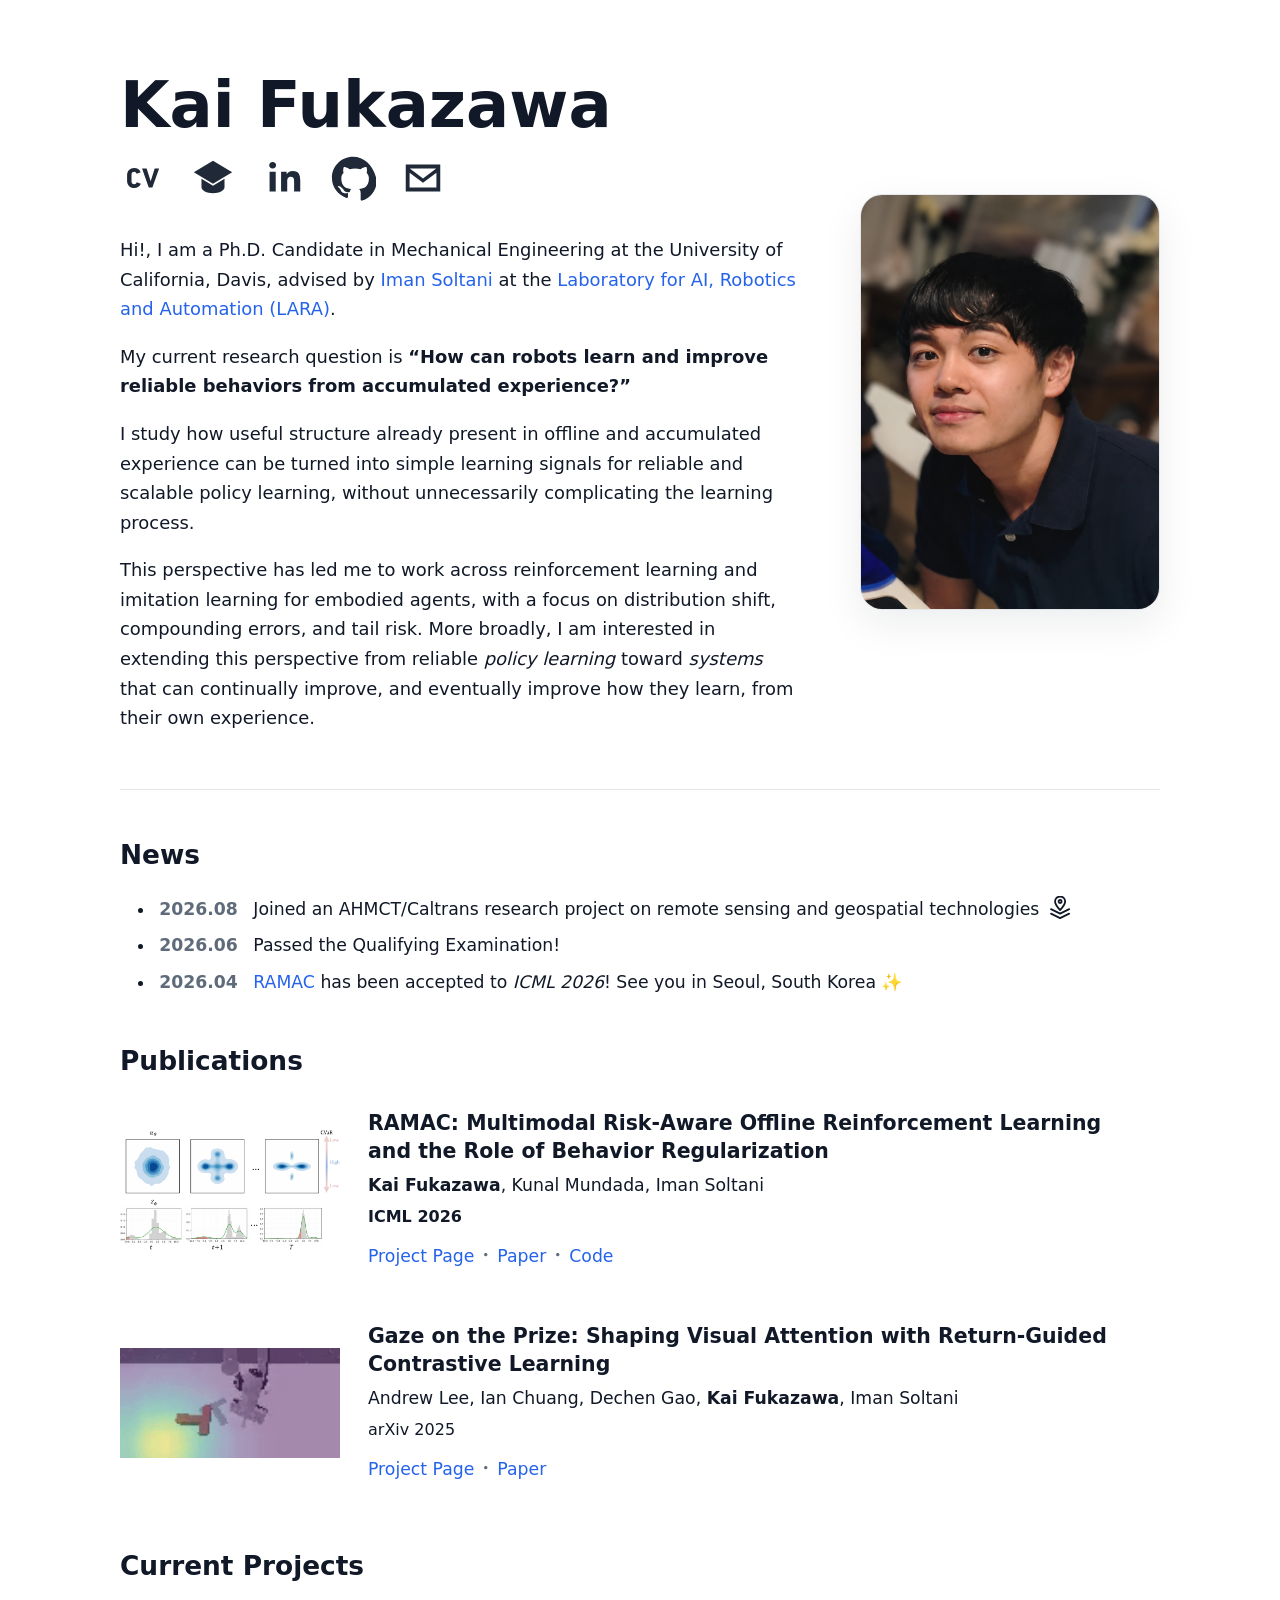
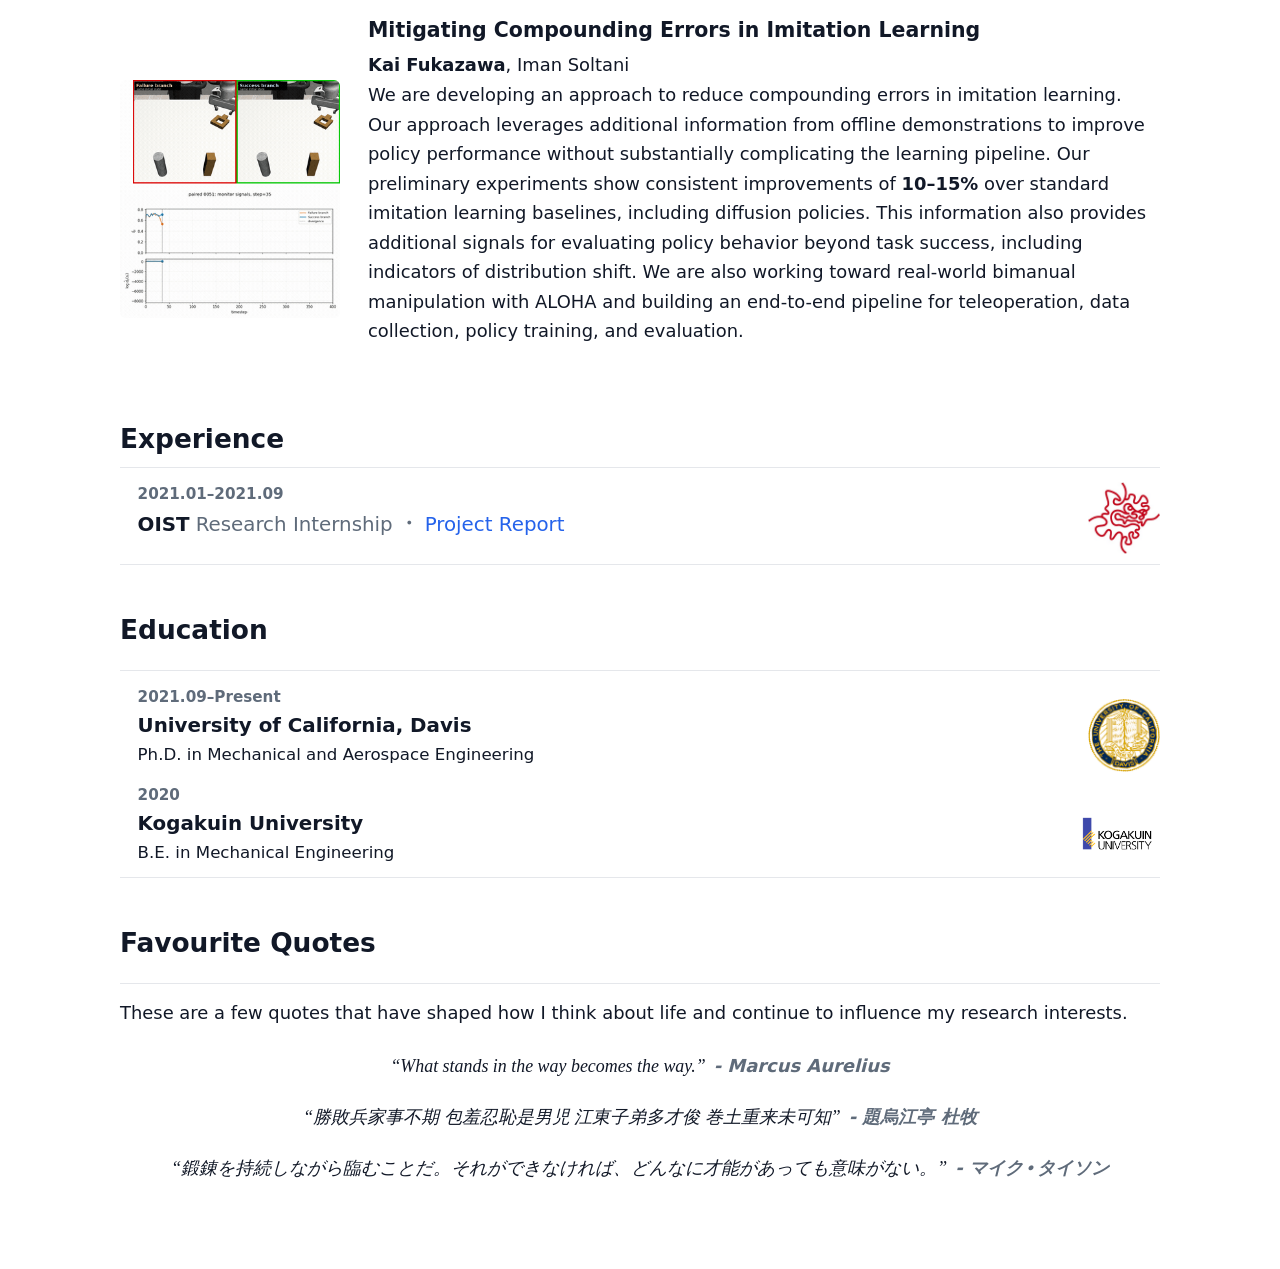
<file: index.html>
<!doctype html>
<html lang="en">
  <head>
    <meta charset="utf-8">
    <meta name="viewport" content="width=device-width, initial-scale=1">
    <title>Kai Fukazawa</title>
    <meta
      name="description"
      content="Personal website of Kai Fukazawa, Ph.D. Candidate at UC Davis working on reinforcement learning, imitation learning, and robot learning."
    >
    <link rel="canonical" href="https://kaifukazawa.github.io/">
    <meta property="og:title" content="Kai Fukazawa">
    <meta
      property="og:description"
      content="Personal website of Kai Fukazawa, Ph.D. Candidate at UC Davis working on reinforcement learning, imitation learning, and robot learning."
    >
    <meta property="og:type" content="website">
    <meta property="og:url" content="https://kaifukazawa.github.io/">
    <link rel="stylesheet" href="styles.css?v=20260702">
  </head>
  <body>
    <main class="site-shell">
      <section class="hero" aria-labelledby="intro-title">
        <div class="hero-copy">
          <h1 id="intro-title">Kai Fukazawa</h1>

          <nav class="profile-links" aria-label="Profile links">
            <a class="icon-link" href="/cv.pdf" aria-label="CV">
              <svg viewBox="0 0 24 24" aria-hidden="true">
                <path d="M7.4 17.2c-2.2 0-3.7-1.6-3.7-3.7v-3c0-2.1 1.5-3.7 3.7-3.7 1.6 0 2.9.8 3.4 2.2l-2.1.8c-.2-.6-.7-1-1.3-1-.9 0-1.4.6-1.4 1.7v3c0 1.1.5 1.7 1.4 1.7.7 0 1.1-.4 1.4-1l2.1.8c-.5 1.4-1.8 2.2-3.5 2.2Zm7.6-.2L11.5 7h2.4l2.1 6.7L18.1 7h2.3L16.9 17H15Z"/>
              </svg>
            </a>
            <a
              class="icon-link"
              href="https://scholar.google.com/citations?user=NXPXI_MAAAAJ&amp;hl=ja"
              target="_blank"
              rel="noopener noreferrer"
              aria-label="Google Scholar"
            >
              <svg viewBox="0 0 24 24" aria-hidden="true">
                <path d="M12 3 2 9l10 6 10-6-10-6Zm-6 9.4V17c0 1.4 2.7 3 6 3s6-1.6 6-3v-4.6l-6 3.6-6-3.6Z"/>
              </svg>
            </a>
            <a
              class="icon-link"
              href="https://www.linkedin.com/in/kaifukazawa"
              target="_blank"
              rel="noopener noreferrer"
              aria-label="LinkedIn"
            >
              <svg viewBox="0 0 24 24" aria-hidden="true">
                <path d="M5 8.7h3.2V19H5V8.7Zm1.6-5C7.7 3.7 8.4 4.4 8.4 5.4S7.7 7.1 6.6 7.1 4.8 6.4 4.8 5.4s.7-1.7 1.8-1.7Zm4.2 5h3.1v1.4h.1c.4-.8 1.5-1.7 3.1-1.7 3.3 0 3.9 2.2 3.9 5V19h-3.2v-5c0-1.2 0-2.7-1.7-2.7s-1.9 1.3-1.9 2.6V19h-3.2V8.7Z"/>
              </svg>
            </a>
            <a
              class="icon-link"
              href="https://github.com/KaiFukazawa"
              target="_blank"
              rel="noopener noreferrer"
              aria-label="GitHub"
            >
              <svg viewBox="0 0 24 24" aria-hidden="true">
                <path d="M12 .9C5.9.9 1 5.8 1 11.9c0 4.9 3.2 9 7.6 10.5.6.1.8-.2.8-.6v-2c-3.1.7-3.7-1.3-3.7-1.3-.5-1.2-1.2-1.6-1.2-1.6-1-.7.1-.7.1-.7 1.1.1 1.7 1.2 1.7 1.2 1 .1.6 2.6 4 1.9.1-.7.4-1.2.7-1.5-2.5-.3-5.1-1.2-5.1-5.5 0-1.2.4-2.2 1.2-3-.1-.3-.5-1.5.1-3 0 0 .9-.3 3.1 1.1.9-.2 1.8-.4 2.8-.4s1.9.1 2.8.4c2.1-1.4 3.1-1.1 3.1-1.1.6 1.5.2 2.7.1 3 .7.8 1.2 1.8 1.2 3 0 4.3-2.6 5.2-5.1 5.5.4.4.8 1.1.8 2.2v3.2c0 .3.2.7.8.6 4.4-1.5 7.6-5.6 7.6-10.5C23 5.8 18.1.9 12 .9Z"/>
              </svg>
            </a>
            <a class="icon-link" href="mailto:kfukazawa@ucdavis.edu" aria-label="Email Kai Fukazawa">
              <svg viewBox="0 0 24 24" aria-hidden="true">
                <path d="M3 5h18v14H3V5Zm2.1 2 6.9 5.3L18.9 7H5.1Zm13.9 10V9.2l-7 5.3-7-5.3V17h14Z"/>
              </svg>
            </a>
          </nav>

          <div class="intro-text">
            <p>
              Hi!, I am a Ph.D. Candidate in Mechanical Engineering at the University of California,
              Davis, advised by
              <a class="plain-link" href="https://lara-soltani.com/people/iman-soltani" target="_blank" rel="noopener noreferrer">Iman Soltani</a>
              at the
              <a class="plain-link" href="https://lara-soltani.com" target="_blank" rel="noopener noreferrer">Laboratory for AI, Robotics and Automation (LARA)</a>.
            </p>
            <p>
              My current research question is
              <strong>“How can robots learn and improve reliable behaviors from accumulated
              experience?”</strong>
            </p>
            <p>
              I study how useful structure already present in offline and accumulated experience
              can be turned into simple learning signals for reliable and scalable policy learning,
              without unnecessarily complicating the learning process.
            </p>
            <p>
              This perspective has led me to work across reinforcement learning and imitation
              learning for embodied agents, with a focus on distribution shift, compounding errors,
              and tail risk. More broadly, I am interested in extending this perspective from
              reliable <em>policy learning</em> toward <em>systems</em> that can continually improve,
              and eventually improve how they learn, from their own experience.
            </p>
          </div>
        </div>

        <figure class="portrait">
          <img src="assets/photo.png" alt="Kai Fukazawa">
        </figure>
      </section>

      <section class="section" aria-labelledby="news-title">
        <h2 id="news-title">News</h2>
        <ul class="news-list">
          <li>
            <time datetime="2026-08">2026.08</time>
            <span>
              Joined an AHMCT/Caltrans research project on remote sensing and geospatial technologies
              <svg class="news-icon" viewBox="0 0 24 24" aria-hidden="true">
                <path d="m3 13 9 4.5 9-4.5M3 17.5 12 22l9-4.5"/>
                <path d="M12 14s5-5.4 5-8.5a5 5 0 1 0-10 0c0 3.1 5 8.5 5 8.5Z"/>
                <circle cx="12" cy="5.5" r="1.5"/>
              </svg>
            </span>
          </li>
          <li>
            <time datetime="2026-06-03">2026.06</time>
            <span>Passed the Qualifying Examination!</span>
          </li>
          <li>
            <time datetime="2026-04-30">2026.04</time>
            <span><a class="plain-link" href="https://kaifukazawa.github.io/ramac-project/" target="_blank" rel="noopener noreferrer">RAMAC</a> has been accepted to <em>ICML 2026</em>! See you in Seoul, South Korea ✨</span>
          </li>
        </ul>
      </section>

      <section class="section publications-section" aria-labelledby="publications-title">
        <h2 id="publications-title">Publications</h2>
        <div class="publication-list">
          <article class="publication">
            <div class="publication-thumbnail">
              <img src="assets/ramac_evolutions.png" alt="RAMAC learning dynamics plot">
            </div>
            <div class="publication-body">
              <h3>RAMAC: Multimodal Risk-Aware Offline Reinforcement Learning and the Role of Behavior Regularization</h3>
              <p class="authors"><strong>Kai Fukazawa</strong>, Kunal Mundada, Iman Soltani</p>
              <p class="venue venue-strong">ICML 2026</p>
              <div class="publication-links">
                <a href="https://kaifukazawa.github.io/ramac-project/" target="_blank" rel="noopener noreferrer">Project Page</a>
                <span aria-hidden="true">・</span>
                <a href="https://arxiv.org/abs/2510.02695" target="_blank" rel="noopener noreferrer">Paper</a>
                <span aria-hidden="true">・</span>
                <a href="https://github.com/KaiFukazawa/RAMAC" target="_blank" rel="noopener noreferrer">Code</a>
              </div>
            </div>
          </article>

          <article class="publication">
            <div class="publication-thumbnail">
              <img src="assets/gazeontheprize.gif" alt="Gaze on the Prize demo">
            </div>
            <div class="publication-body">
              <h3>Gaze on the Prize: Shaping Visual Attention with Return-Guided Contrastive Learning</h3>
              <p class="authors">Andrew Lee, Ian Chuang, Dechen Gao, <strong>Kai Fukazawa</strong>, Iman Soltani</p>
              <p class="venue venue-dark">arXiv 2025</p>
              <div class="publication-links">
                <a href="https://andrewcwlee.github.io/gaze-on-the-prize/" target="_blank" rel="noopener noreferrer">Project Page</a>
                <span aria-hidden="true">・</span>
                <a href="https://arxiv.org/abs/2510.08442" target="_blank" rel="noopener noreferrer">Paper</a>
              </div>
            </div>
          </article>
        </div>
      </section>

      <section class="section" aria-labelledby="projects-title">
        <h2 id="projects-title">Current Projects</h2>
        <article class="project-entry">
          <div class="project-media" aria-label="Imitation learning project demos">
            <img class="project-sync-gif" src="assets/paired_0051_combined_sync.gif" alt="Paired imitation learning demos with synchronized trajectory trace">
          </div>
          <div class="project-body">
            <h3>Mitigating Compounding Errors in Imitation Learning</h3>
            <p class="authors"><strong>Kai Fukazawa</strong>, Iman Soltani</p>
            <p>
              We are developing an approach to reduce compounding errors in imitation learning. Our
              approach leverages additional information from offline demonstrations to improve
              policy performance without substantially complicating the learning pipeline.
              Our preliminary experiments show consistent improvements of <strong>10–15%</strong> over
              standard imitation learning baselines, including diffusion policies. This
              information also provides additional signals for evaluating policy behavior beyond
              task success, including indicators of distribution shift. We are also working
              toward real-world bimanual manipulation with ALOHA and building an end-to-end
              pipeline for teleoperation, data collection, policy training, and evaluation.
            </p>
          </div>
        </article>
      </section>

      <section class="section experience-section" aria-labelledby="experience-title">
        <h2 id="experience-title">Experience</h2>
        <article class="experience-entry">
          <div class="experience-body">
            <time class="experience-date">2021.01–2021.09</time>
            <div class="experience-heading">
              <h3>OIST</h3>
              <p>Research Internship</p>
              <span aria-hidden="true">・</span>
              <a
                href="https://github.com/KaiFukazawa/smartphone-robot-vision-rl"
                target="_blank"
                rel="noopener noreferrer"
              >Project Report</a>
            </div>
          </div>
          <div class="experience-logo-wrap">
            <img src="assets/OIST-shisa-RGB_300x300_0.jpg" alt="OIST logo">
          </div>
        </article>
      </section>

      <section class="section education-section" aria-labelledby="education-title">
        <h2 id="education-title">Education</h2>
        <div class="education-entry">
          <article class="education-item">
            <div>
              <time class="experience-date">2021.09–Present</time>
              <h3>University of California, Davis</h3>
              <p>Ph.D. in Mechanical and Aerospace Engineering</p>
            </div>
            <img class="education-logo education-logo-ucdavis" src="assets/ucdavislogo.png" alt="UC Davis logo">
          </article>
          <article class="education-item">
            <div>
              <time class="experience-date">2020</time>
              <h3>Kogakuin University</h3>
              <p>B.E. in Mechanical Engineering</p>
            </div>
            <img class="education-logo education-logo-kogakuin" src="assets/kogakuinlogo.png" alt="Kogakuin University logo">
          </article>
        </div>
      </section>

      <section class="section" aria-labelledby="quotes-title">
        <h2 id="quotes-title">Favourite Quotes</h2>
        <div class="quotes-entry">
          <p class="section-intro">These are a few quotes that have shaped how I think about life and continue to influence my research interests.</p>
          <div class="quote-list">
            <article class="quote-entry">
              <blockquote>
                <p>“What stands in the way becomes the way.”</p>
              </blockquote>
              <cite>- Marcus Aurelius</cite>
            </article>

            <article class="quote-entry">
              <blockquote>
                <p>“勝敗兵家事不期 包羞忍恥是男児 江東子弟多才俊 巻土重来未可知”</p>
              </blockquote>
              <cite>- 題烏江亭 杜牧</cite>
            </article>

            <article class="quote-entry">
              <blockquote>
                <p>“鍛錬を持続しながら臨むことだ。それができなければ、どんなに才能があっても意味がない。”</p>
              </blockquote>
              <cite>- マイク<span class="quote-dot">•</span>タイソン</cite>
            </article>
          </div>
        </div>
      </section>
    </main>
  </body>
</html>
</file>
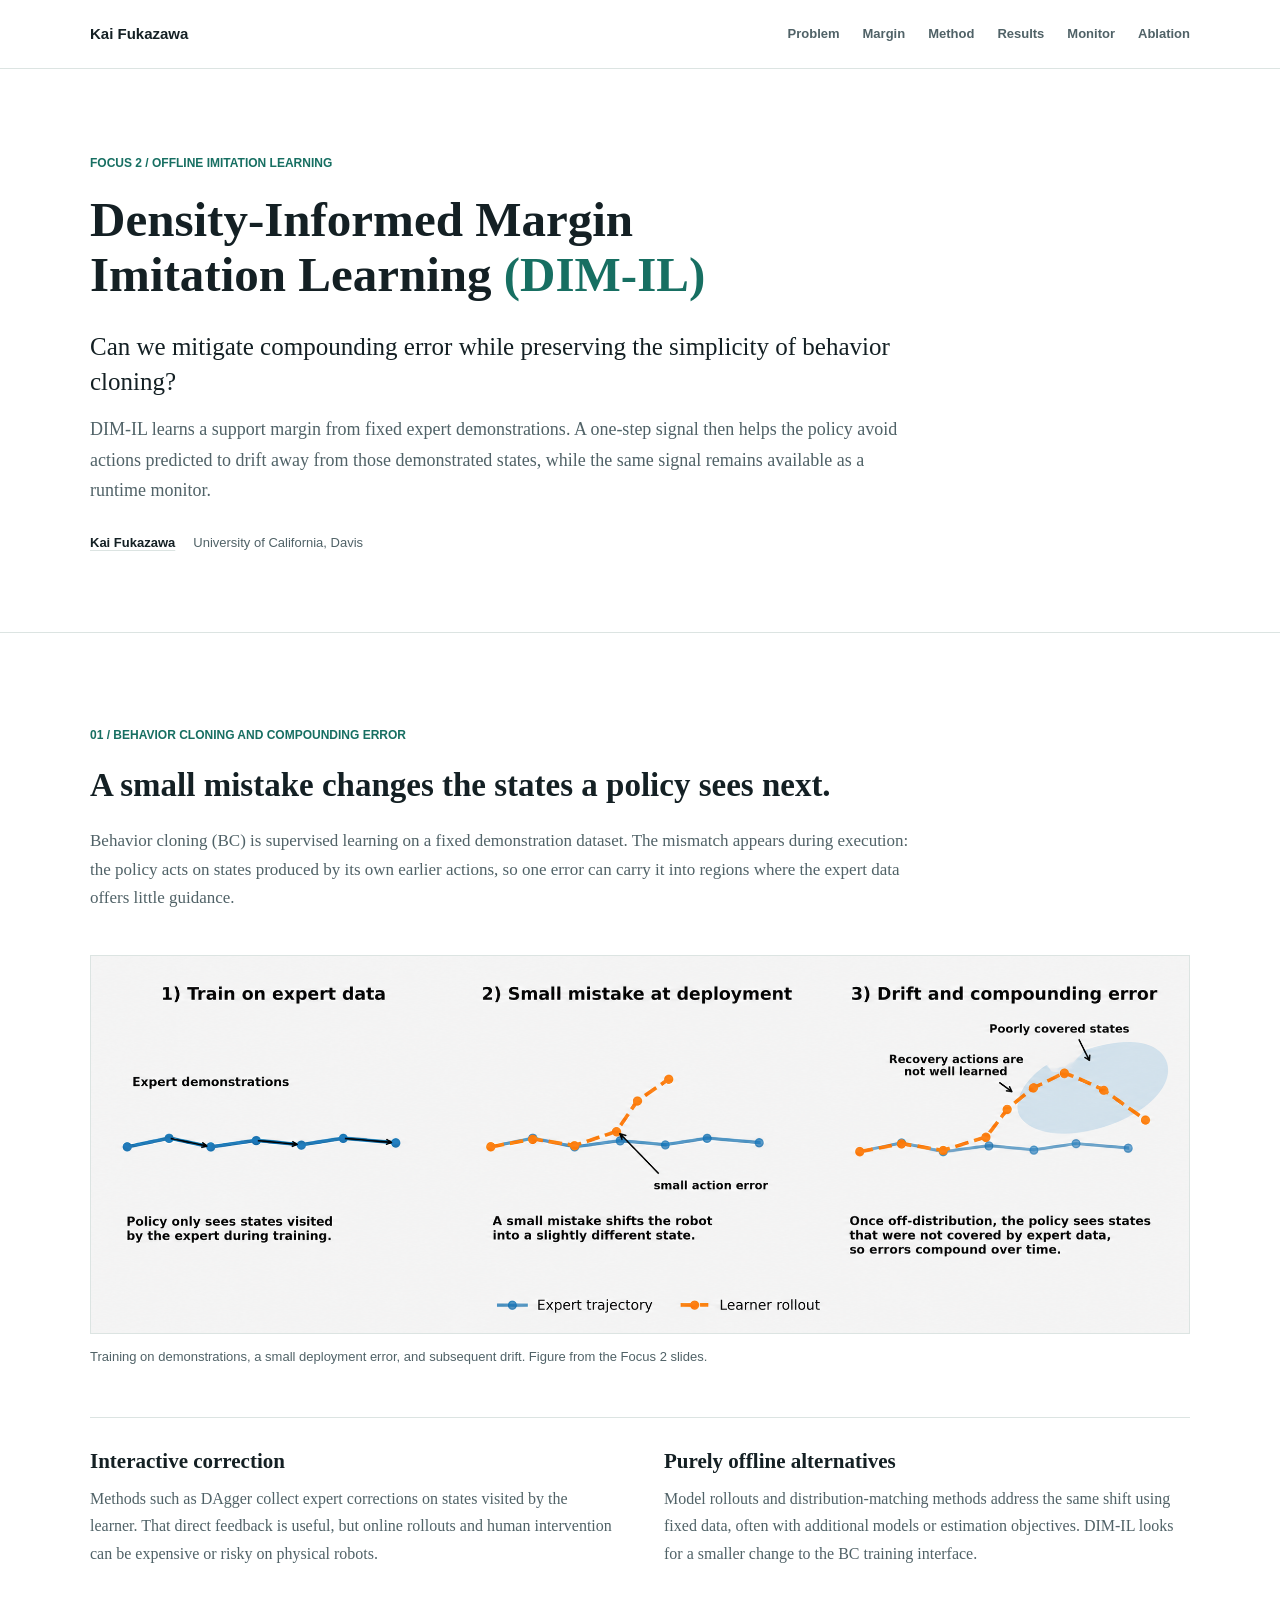
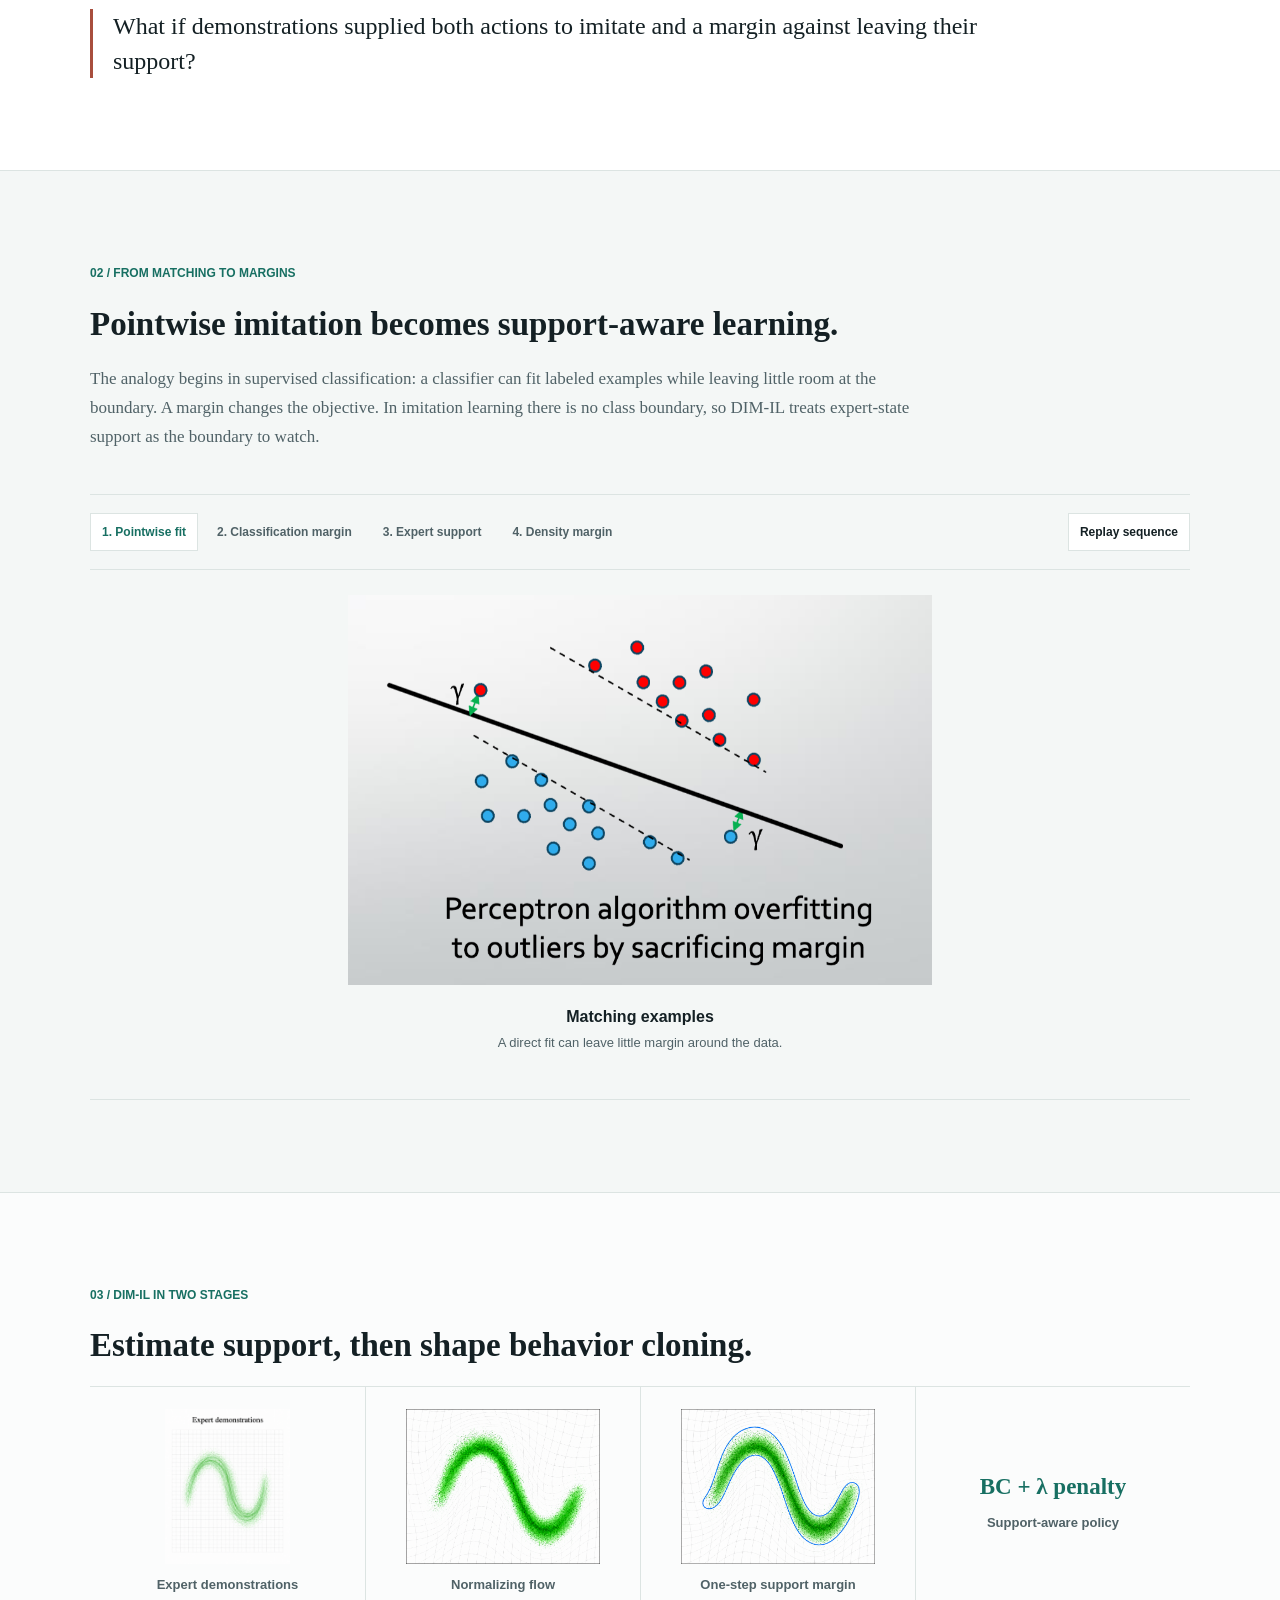
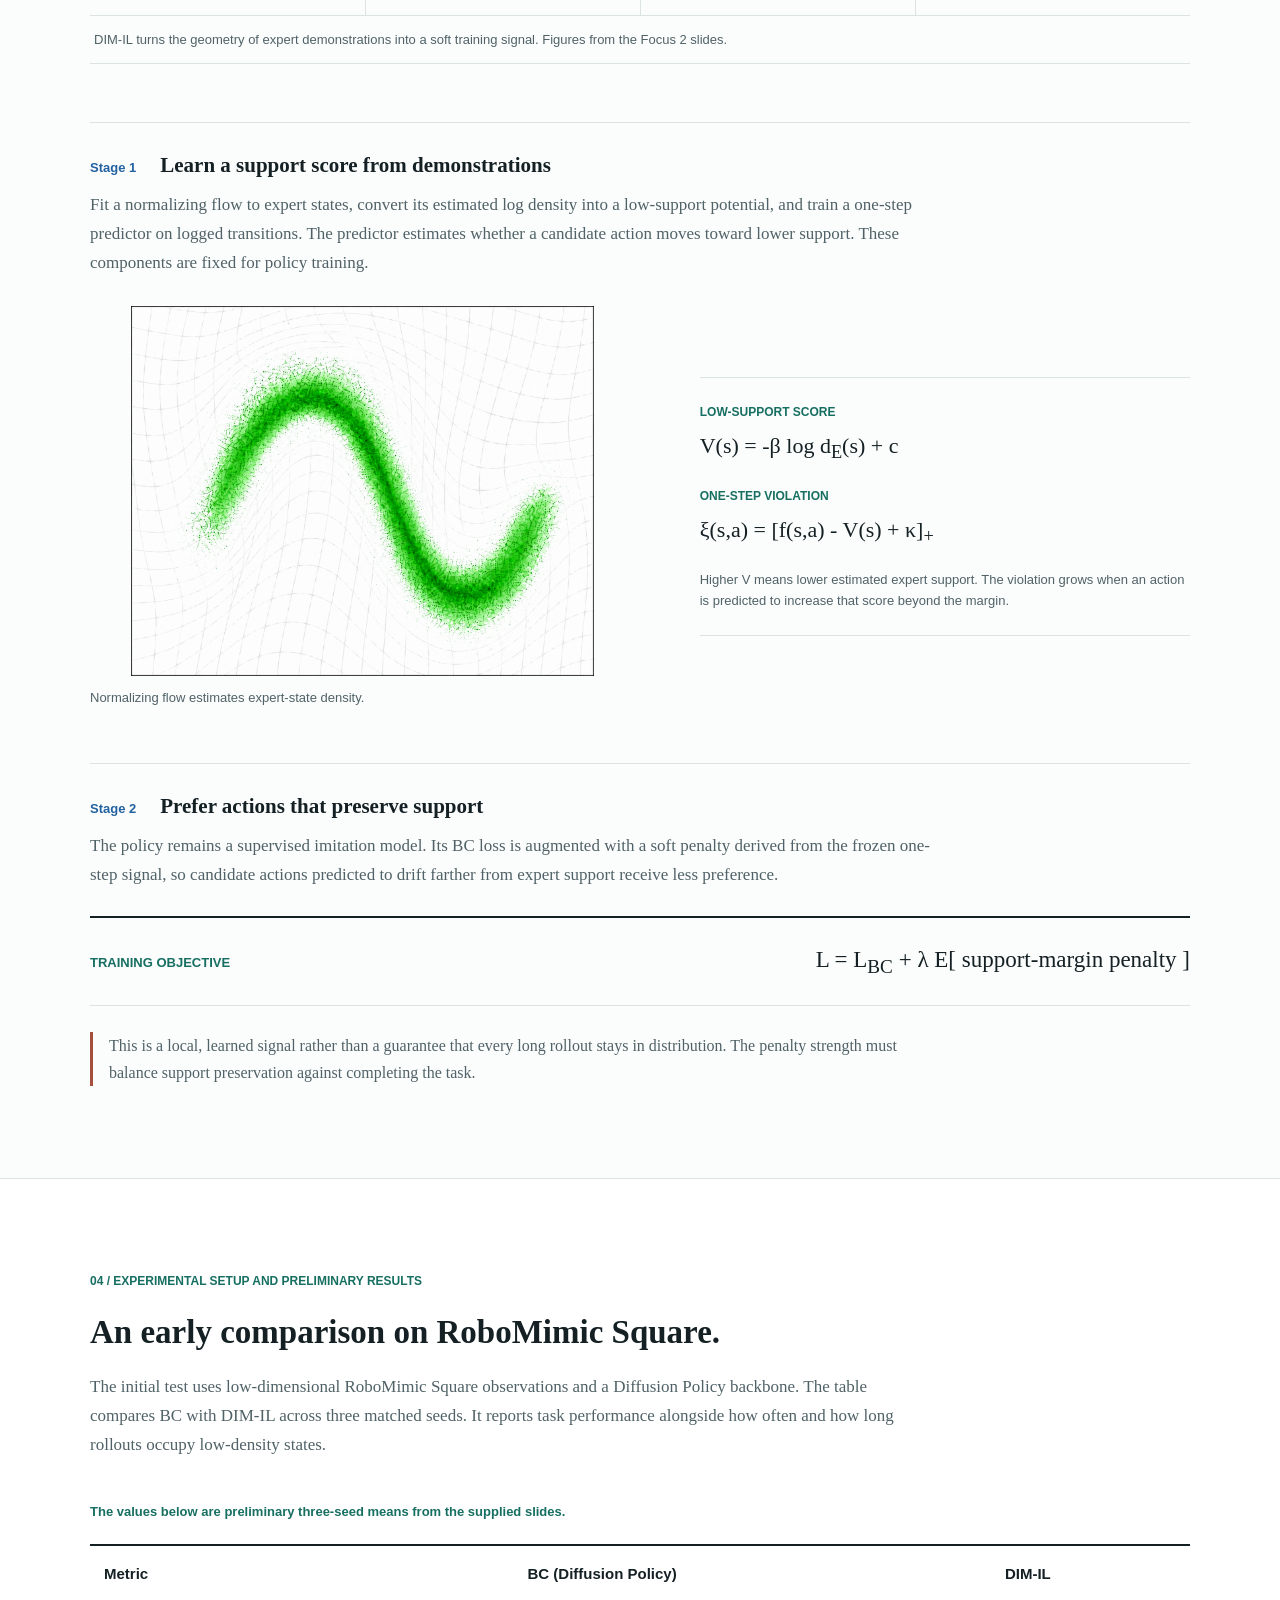
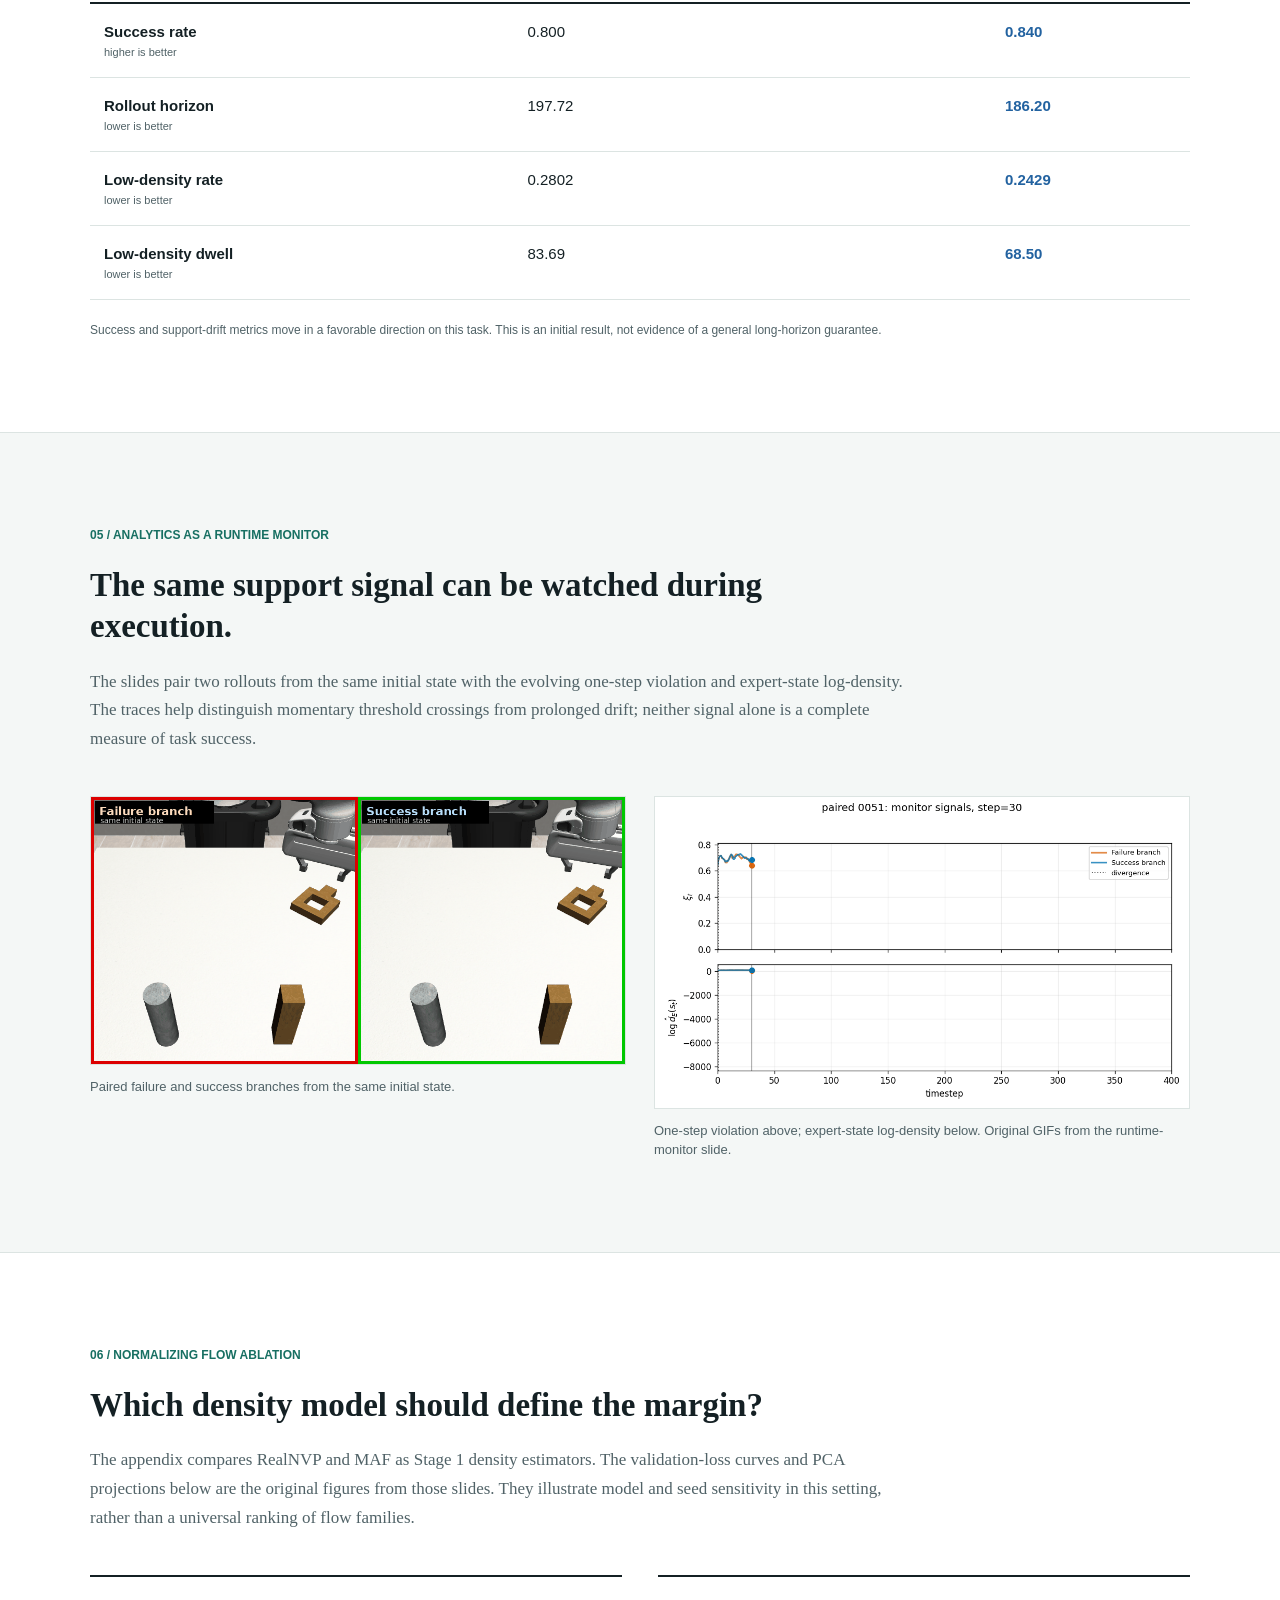
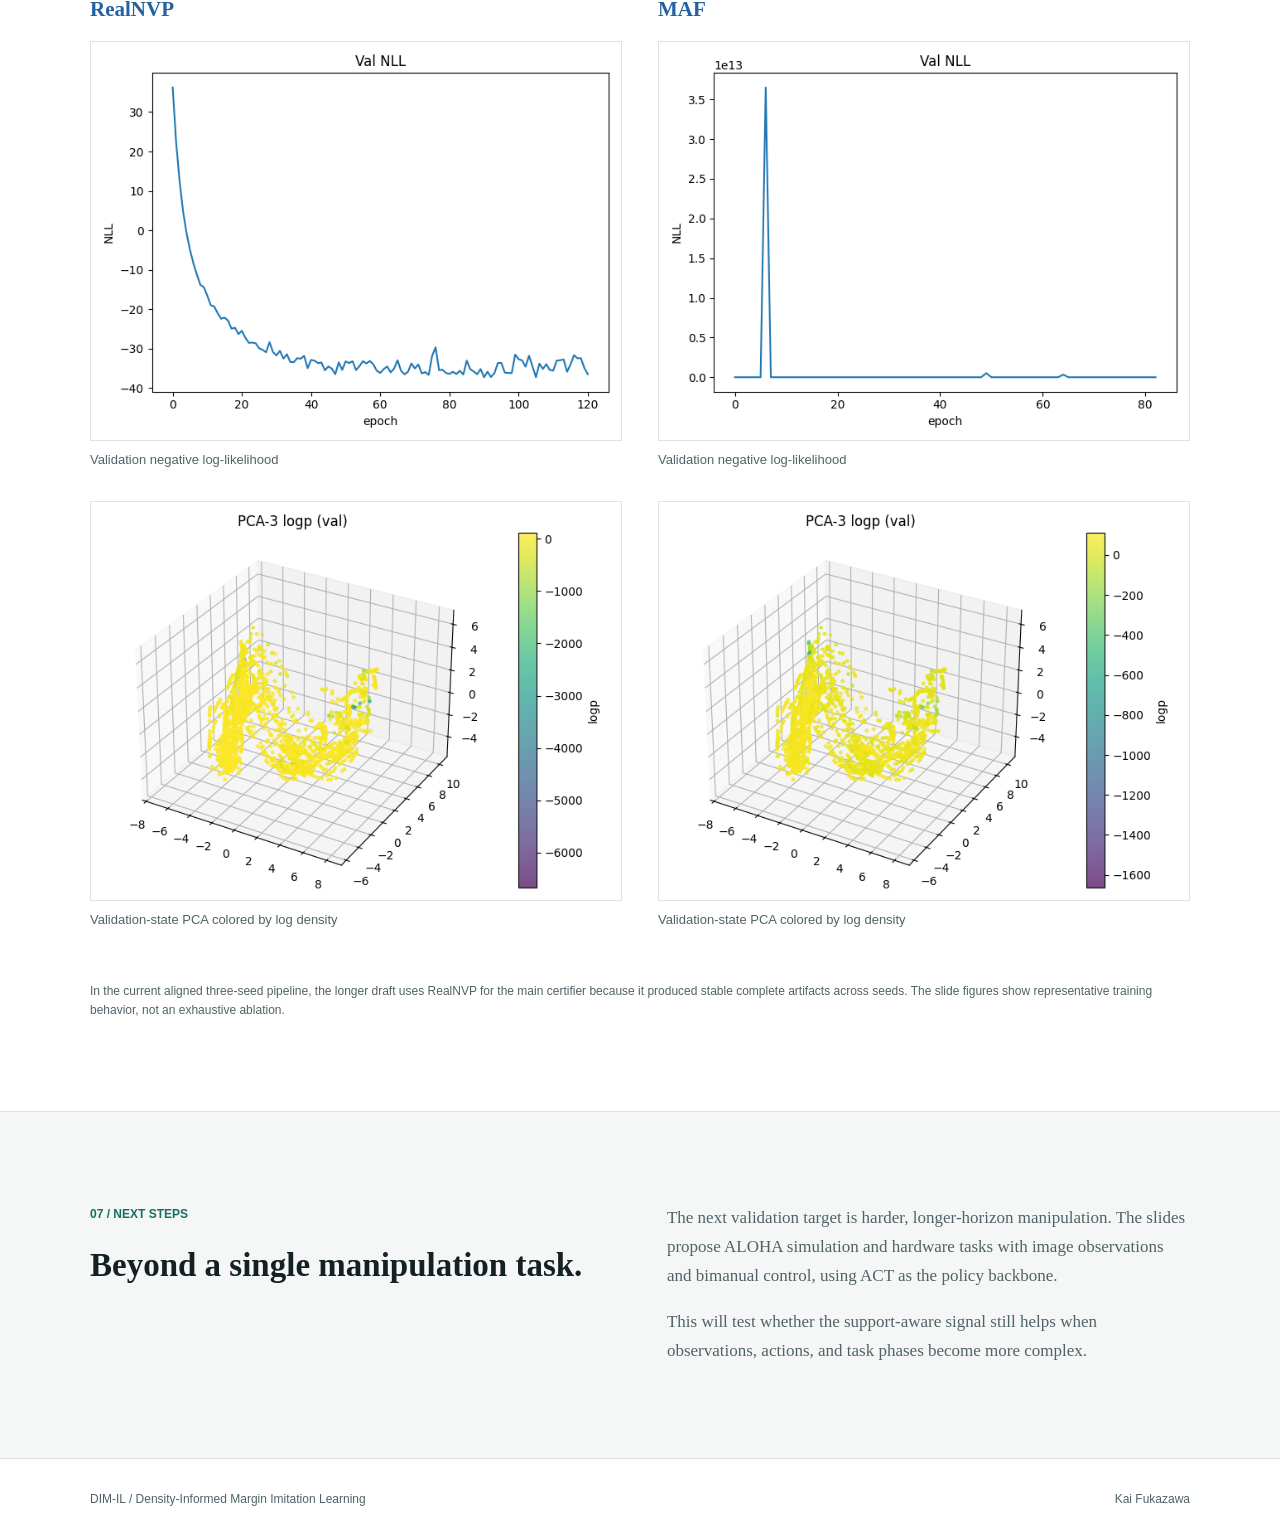
<file: dim-il/index.html>
<!doctype html>
<html lang="en">
  <head>
    <meta charset="utf-8">
    <meta name="viewport" content="width=device-width, initial-scale=1">
    <meta name="description" content="DIM-IL uses expert-state density and a one-step support margin to make offline behavior cloning more aware of distribution drift.">
    <title>DIM-IL | Density-Informed Margin Imitation Learning</title>
    <link rel="stylesheet" href="styles.css">
    <script src="script.js" defer></script>
  </head>
  <body>
    <a class="skip-link" href="#main">Skip to content</a>
    <header class="site-header">
      <div class="header-inner">
        <a class="site-owner" href="https://kaifukazawa.github.io/">Kai Fukazawa</a>
        <nav aria-label="Page sections">
          <a href="#problem">Problem</a>
          <a href="#margin">Margin</a>
          <a href="#method">Method</a>
          <a href="#results">Results</a>
          <a href="#monitor">Monitor</a>
          <a href="#ablation">Ablation</a>
        </nav>
      </div>
    </header>

    <main id="main">
      <section class="intro" aria-labelledby="page-title">
        <div class="content-width">
          <p class="eyebrow">Focus 2 / offline imitation learning</p>
          <h1 id="page-title">Density-Informed Margin<br>Imitation Learning <span>(DIM-IL)</span></h1>
          <p class="intro-lead">Can we mitigate compounding error while preserving the simplicity of behavior cloning?</p>
          <p class="intro-summary">DIM-IL learns a support margin from fixed expert demonstrations. A one-step signal then helps the policy avoid actions predicted to drift away from those demonstrated states, while the same signal remains available as a runtime monitor.</p>
          <p class="byline"><a href="https://kaifukazawa.github.io/">Kai Fukazawa</a> <span>University of California, Davis</span></p>
        </div>
      </section>

      <section class="section" id="problem" aria-labelledby="problem-title">
        <div class="content-width">
          <p class="section-label">01 / Behavior cloning and compounding error</p>
          <h2 id="problem-title">A small mistake changes the states a policy sees next.</h2>
          <p class="section-intro">Behavior cloning (BC) is supervised learning on a fixed demonstration dataset. The mismatch appears during execution: the policy acts on states produced by its own earlier actions, so one error can carry it into regions where the expert data offers little guidance.</p>
          <figure class="wide-figure">
            <img src="assets/compounding-error.png" alt="Three-step illustration: training follows expert states, a small deployment mistake changes the next state, then the learner drifts into poorly covered states." loading="lazy" width="2140" height="735">
            <figcaption>Training on demonstrations, a small deployment error, and subsequent drift. Figure from the Focus 2 slides.</figcaption>
          </figure>
          <div class="context-grid">
            <div>
              <h3>Interactive correction</h3>
              <p>Methods such as DAgger collect expert corrections on states visited by the learner. That direct feedback is useful, but online rollouts and human intervention can be expensive or risky on physical robots.</p>
            </div>
            <div>
              <h3>Purely offline alternatives</h3>
              <p>Model rollouts and distribution-matching methods address the same shift using fixed data, often with additional models or estimation objectives. DIM-IL looks for a smaller change to the BC training interface.</p>
            </div>
          </div>
          <p class="research-question">What if demonstrations supplied both actions to imitate and a margin against leaving their support?</p>
        </div>
      </section>

      <section class="section margin-section" id="margin" aria-labelledby="margin-title">
        <div class="content-width">
          <p class="section-label">02 / From matching to margins</p>
          <h2 id="margin-title">Pointwise imitation becomes support-aware learning.</h2>
          <p class="section-intro">The analogy begins in supervised classification: a classifier can fit labeled examples while leaving little room at the boundary. A margin changes the objective. In imitation learning there is no class boundary, so DIM-IL treats expert-state support as the boundary to watch.</p>
          <div class="sequence" data-sequence aria-label="Matching to margin conceptual sequence">
            <div class="sequence-toolbar">
              <div class="sequence-tabs" role="group" aria-label="Conceptual steps">
                <button type="button" class="is-active" data-sequence-step="0" aria-pressed="true">1. Pointwise fit</button>
                <button type="button" data-sequence-step="1" aria-pressed="false">2. Classification margin</button>
                <button type="button" data-sequence-step="2" aria-pressed="false">3. Expert support</button>
                <button type="button" data-sequence-step="3" aria-pressed="false">4. Density margin</button>
              </div>
              <button class="sequence-toggle" type="button" data-sequence-toggle aria-label="Pause sequence">Pause</button>
            </div>
            <div class="sequence-display">
              <figure class="sequence-panel is-active" data-sequence-panel="0" aria-hidden="false">
                <img src="assets/pointwise-fit.png" alt="A pointwise classifier fits an outlier and leaves a narrow margin." width="920" height="614">
                <figcaption><strong>Matching examples</strong><span>A direct fit can leave little margin around the data.</span></figcaption>
              </figure>
              <figure class="sequence-panel" data-sequence-panel="1" aria-hidden="true">
                <img src="assets/classification-margin.png" alt="An SVM decision boundary with a larger margin between two classes." loading="lazy" width="791" height="572">
                <figcaption><strong>Adding a margin</strong><span>The SVM analogy makes distance from a boundary part of learning.</span></figcaption>
              </figure>
              <figure class="sequence-panel" data-sequence-panel="2" aria-hidden="true">
                <img src="assets/expert-demonstrations.png" alt="Expert-state samples form a curved region in state space." loading="lazy" width="1122" height="1402">
                <figcaption><strong>Finding the IL boundary</strong><span>Expert demonstrations reveal the states the task has actually covered.</span></figcaption>
              </figure>
              <figure class="sequence-panel" data-sequence-panel="3" aria-hidden="true">
                <img src="assets/support-margin.png" alt="A blue boundary surrounds the curved expert-state density." loading="lazy" width="1402" height="1122">
                <figcaption><strong>Using expert support as a margin</strong><span>A density estimate turns that region into a support score and boundary.</span></figcaption>
              </figure>
            </div>
          </div>
        </div>
      </section>

      <section class="section method-section" id="method" aria-labelledby="method-title">
        <div class="content-width">
          <p class="section-label">03 / DIM-IL in two stages</p>
          <h2 id="method-title">Estimate support, then shape behavior cloning.</h2>
          <figure class="method-map" aria-label="DIM-IL method overview">
            <div class="method-map-step">
              <img src="assets/expert-demonstrations.png" alt="Curved region of expert demonstration states." loading="lazy" width="1122" height="1402">
              <span>Expert demonstrations</span>
            </div>
            <div class="method-map-step">
              <img src="assets/support-density.png" alt="Expert-state density estimated by a normalizing flow." loading="lazy" width="1402" height="1122">
              <span>Normalizing flow</span>
            </div>
            <div class="method-map-step">
              <img src="assets/support-margin.png" alt="Estimated support boundary around expert-state samples." loading="lazy" width="1402" height="1122">
              <span>One-step support margin</span>
            </div>
            <div class="method-map-step method-map-step--objective">
              <strong>BC + &lambda; penalty</strong>
              <span>Support-aware policy</span>
            </div>
            <figcaption>DIM-IL turns the geometry of expert demonstrations into a soft training signal. Figures from the Focus 2 slides.</figcaption>
          </figure>
          <div class="stage-block">
            <div class="stage-heading"><span class="step-number">Stage 1</span><h3>Learn a support score from demonstrations</h3></div>
            <p>Fit a normalizing flow to expert states, convert its estimated log density into a low-support potential, and train a one-step predictor on logged transitions. The predictor estimates whether a candidate action moves toward lower support. These components are fixed for policy training.</p>
            <div class="density-visual">
              <figure>
                <img src="assets/support-density.png" alt="Estimated density over expert-state samples, shown as a green curved region." loading="lazy" width="1402" height="1122">
                <figcaption>Normalizing flow estimates expert-state density.</figcaption>
              </figure>
              <div class="formula-block" aria-label="Support score and one-step violation">
                <p><span class="formula-label">Low-support score</span><span class="formula">V(s) = -&beta; log d<sub>E</sub>(s) + c</span></p>
                <p><span class="formula-label">One-step violation</span><span class="formula">&xi;(s,a) = [f(s,a) - V(s) + &kappa;]<sub>+</sub></span></p>
                <p class="formula-help">Higher V means lower estimated expert support. The violation grows when an action is predicted to increase that score beyond the margin.</p>
              </div>
            </div>
          </div>
          <div class="stage-block stage-block--second">
            <div class="stage-heading"><span class="step-number">Stage 2</span><h3>Prefer actions that preserve support</h3></div>
            <p>The policy remains a supervised imitation model. Its BC loss is augmented with a soft penalty derived from the frozen one-step signal, so candidate actions predicted to drift farther from expert support receive less preference.</p>
            <div class="objective-band"><span>Training objective</span><strong>L = L<sub>BC</sub> + &lambda; E[ support-margin penalty ]</strong></div>
            <p class="method-note">This is a local, learned signal rather than a guarantee that every long rollout stays in distribution. The penalty strength must balance support preservation against completing the task.</p>
          </div>
        </div>
      </section>

      <section class="section" id="results" aria-labelledby="results-title">
        <div class="content-width">
          <p class="section-label">04 / Experimental setup and preliminary results</p>
          <h2 id="results-title">An early comparison on RoboMimic Square.</h2>
          <p class="section-intro">The initial test uses low-dimensional RoboMimic Square observations and a Diffusion Policy backbone. The table compares BC with DIM-IL across three matched seeds. It reports task performance alongside how often and how long rollouts occupy low-density states.</p>
          <p class="results-context">The values below are preliminary three-seed means from the supplied slides.</p>
          <div class="table-scroll" role="region" aria-label="Preliminary RoboMimic Square results" tabindex="0">
            <table>
              <thead>
                <tr><th scope="col">Metric</th><th scope="col">BC (Diffusion Policy)</th><th scope="col">DIM-IL</th></tr>
              </thead>
              <tbody>
                <tr><th scope="row">Success rate <span class="metric-direction">higher is better</span></th><td>0.800</td><td class="dimil-value">0.840</td></tr>
                <tr><th scope="row">Rollout horizon <span class="metric-direction">lower is better</span></th><td>197.72</td><td class="dimil-value">186.20</td></tr>
                <tr><th scope="row">Low-density rate <span class="metric-direction">lower is better</span></th><td>0.2802</td><td class="dimil-value">0.2429</td></tr>
                <tr><th scope="row">Low-density dwell <span class="metric-direction">lower is better</span></th><td>83.69</td><td class="dimil-value">68.50</td></tr>
              </tbody>
            </table>
          </div>
          <p class="results-note">Success and support-drift metrics move in a favorable direction on this task. This is an initial result, not evidence of a general long-horizon guarantee.</p>
        </div>
      </section>

      <section class="section monitor-section" id="monitor" aria-labelledby="monitor-title">
        <div class="content-width">
          <p class="section-label">05 / Analytics as a runtime monitor</p>
          <h2 id="monitor-title">The same support signal can be watched during execution.</h2>
          <p class="section-intro">The slides pair two rollouts from the same initial state with the evolving one-step violation and expert-state log-density. The traces help distinguish momentary threshold crossings from prolonged drift; neither signal alone is a complete measure of task success.</p>
          <div class="monitor-grid">
            <figure>
              <img src="assets/runtime-rollout.gif" alt="Animated paired RoboMimic Square rollouts from the same initial state, with failure and success branches side by side." loading="lazy" width="1024" height="512">
              <figcaption>Paired failure and success branches from the same initial state.</figcaption>
            </figure>
            <figure>
              <img src="assets/runtime-signals.gif" alt="Animated chart of one-step violation and expert-state log-density over the paired rollout." loading="lazy" width="1032" height="600">
              <figcaption>One-step violation above; expert-state log-density below. Original GIFs from the runtime-monitor slide.</figcaption>
            </figure>
          </div>
        </div>
      </section>

      <section class="section" id="ablation" aria-labelledby="ablation-title">
        <div class="content-width">
          <p class="section-label">06 / Normalizing flow ablation</p>
          <h2 id="ablation-title">Which density model should define the margin?</h2>
          <p class="section-intro">The appendix compares RealNVP and MAF as Stage 1 density estimators. The validation-loss curves and PCA projections below are the original figures from those slides. They illustrate model and seed sensitivity in this setting, rather than a universal ranking of flow families.</p>
          <div class="ablation-grid">
            <div class="ablation-model">
              <h3>RealNVP</h3>
              <figure><img src="assets/realnvp-nll.png" alt="RealNVP validation negative log-likelihood decreases and stabilizes over training epochs." loading="lazy" width="640" height="480"><figcaption>Validation negative log-likelihood</figcaption></figure>
              <figure><img src="assets/realnvp-pca.png" alt="Three-dimensional PCA projection of validation states colored by RealNVP log density." loading="lazy" width="640" height="480"><figcaption>Validation-state PCA colored by log density</figcaption></figure>
            </div>
            <div class="ablation-model">
              <h3>MAF</h3>
              <figure><img src="assets/maf-nll.png" alt="MAF validation negative log-likelihood has a very large spike in the shown run." loading="lazy" width="640" height="480"><figcaption>Validation negative log-likelihood</figcaption></figure>
              <figure><img src="assets/maf-pca.png" alt="Three-dimensional PCA projection of validation states colored by MAF log density." loading="lazy" width="640" height="480"><figcaption>Validation-state PCA colored by log density</figcaption></figure>
            </div>
          </div>
          <p class="results-note">In the current aligned three-seed pipeline, the longer draft uses RealNVP for the main certifier because it produced stable complete artifacts across seeds. The slide figures show representative training behavior, not an exhaustive ablation.</p>
        </div>
      </section>

      <section class="section next-section" aria-labelledby="next-title">
        <div class="content-width two-column">
          <div>
            <p class="section-label">07 / Next steps</p>
            <h2 id="next-title">Beyond a single manipulation task.</h2>
          </div>
          <div class="section-copy">
            <p>The next validation target is harder, longer-horizon manipulation. The slides propose ALOHA simulation and hardware tasks with image observations and bimanual control, using ACT as the policy backbone.</p>
            <p>This will test whether the support-aware signal still helps when observations, actions, and task phases become more complex.</p>
          </div>
        </div>
      </section>
    </main>

    <footer class="site-footer">
      <div class="content-width footer-inner">
        <span>DIM-IL / Density-Informed Margin Imitation Learning</span>
        <a href="https://kaifukazawa.github.io/">Kai Fukazawa</a>
      </div>
    </footer>
  </body>
</html>
</file>
<file: styles.css>
:root {
  color-scheme: light;
  --background: #ffffff;
  --surface: #ffffff;
  --text: #111827;
  --muted: #5f6b7a;
  --border: #e5e7eb;
  --accent: #2563eb;
  --accent-strong: #1e3a8a;
  --soft-accent: #ffffff;
  --shadow: 0 14px 40px rgba(17, 24, 39, 0.08);
}

* {
  box-sizing: border-box;
}

html {
  background: #ffffff;
  scroll-behavior: smooth;
}

body {
  margin: 0;
  background: #ffffff;
  color: var(--text);
  font-family: Inter, ui-sans-serif, system-ui, -apple-system, BlinkMacSystemFont, "Segoe UI", sans-serif;
  font-size: 16px;
  line-height: 1.65;
}

a {
  color: var(--accent);
  text-decoration-thickness: 0.08em;
  text-underline-offset: 0.18em;
}

a:hover,
a:focus-visible {
  color: var(--accent-strong);
}

.plain-link {
  text-decoration: none;
}

.site-shell {
  width: min(100% - 40px, 1040px);
  margin: 0 auto;
  padding: 72px 0 80px;
}

.hero {
  display: grid;
  grid-template-columns: minmax(0, 1fr) 300px;
  gap: 56px;
  align-items: center;
  padding-bottom: 56px;
  border-bottom: 1px solid var(--border);
}

h1,
h2,
h3,
p {
  margin-top: 0;
}

h1 {
  margin-bottom: 16px;
  font-size: clamp(2.6rem, 5vw, 4.4rem);
  line-height: 1.05;
  font-weight: 760;
  letter-spacing: 0;
}

h2 {
  margin-bottom: 24px;
  font-size: 1.65rem;
  line-height: 1.25;
}

.publications-section h2 {
  margin-bottom: 14px;
}

.experience-section {
  margin-top: 18px;
  padding-top: 18px;
}

.experience-section h2 {
  margin-bottom: 12px;
}

h3 {
  margin-bottom: 6px;
  font-size: 1.05rem;
  line-height: 1.38;
}

.profile-links {
  display: flex;
  flex-wrap: wrap;
  gap: 24px;
  margin: 0 0 34px;
}

.icon-link {
  display: inline-flex;
  align-items: center;
  justify-content: center;
  padding: 0;
  border: 0;
  border-radius: 0;
  background: transparent;
  box-shadow: none;
  color: #1f2937;
  line-height: 0;
  text-decoration: none;
}

.icon-link:hover,
.icon-link:focus-visible {
  color: var(--accent-strong);
}

.icon-link svg {
  display: block;
  width: 46px;
  height: 46px;
  fill: currentColor;
  flex: 0 0 auto;
}

.intro-text {
  max-width: 720px;
  font-size: 1.12rem;
}

.intro-text p {
  margin-bottom: 18px;
}

.intro-text p:last-child {
  margin-bottom: 0;
}

.portrait {
  margin: 0;
  justify-self: end;
}

.portrait img {
  display: block;
  width: min(100%, 330px);
  aspect-ratio: 31 / 43;
  border-radius: 22px;
  border: 1px solid var(--border);
  background: var(--surface);
  box-shadow: var(--shadow);
  object-fit: cover;
  object-position: center 58%;
}

.section {
  padding: 48px 0 0;
}

.news-list {
  display: grid;
  gap: 8px;
  margin: 0;
  padding-left: 2.2rem;
  font-size: 1.08rem;
  list-style: disc;
}

.news-list li {
  padding-left: 4px;
}

.news-list time,
.venue,
.muted,
.experience-entry p {
  color: var(--muted);
}

.news-list time {
  display: inline-block;
  margin-right: 10px;
  font-weight: 650;
}

.news-icon {
  display: inline-block;
  width: 1.4em;
  height: 1.4em;
  margin-left: 0.18em;
  fill: none;
  stroke: currentColor;
  stroke-linecap: round;
  stroke-linejoin: round;
  stroke-width: 1.8;
  vertical-align: -0.34em;
}

.publication-list {
  display: grid;
  gap: 16px;
}

.publication {
  display: grid;
  grid-template-columns: 220px minmax(0, 1fr);
  gap: 28px;
  align-items: center;
  padding: 16px 0;
}

.publication-thumbnail {
  width: 220px;
  aspect-ratio: 4 / 3;
  overflow: hidden;
  border-radius: 6px;
  background: #ffffff;
}

.publication-thumbnail img {
  display: block;
  width: 100%;
  height: 100%;
  object-fit: contain;
}

.publication h3,
.project-body h3 {
  max-width: 760px;
  font-size: 1.28rem;
}

.authors {
  margin-bottom: 4px;
  color: var(--text);
  font-size: 1.08rem;
}

.venue {
  margin-bottom: 12px;
  font-size: 1rem;
  font-weight: 650;
}

.venue-strong {
  color: var(--text);
  font-weight: 760;
}

.venue-dark {
  color: var(--text);
  font-weight: 400;
}

.publication-links {
  display: flex;
  flex-wrap: wrap;
  gap: 1px;
  align-items: baseline;
}

.publication-links a {
  color: var(--accent);
  font-size: 1.08rem;
  font-weight: 400;
  text-decoration: none;
}

.publication-links span {
  margin: 0;
  color: var(--muted);
  font-size: 1.34rem;
  line-height: 1;
}

.publication-links a:hover,
.publication-links a:focus-visible {
  color: var(--accent);
}

.project-entry {
  display: grid;
  grid-template-columns: 220px minmax(0, 1fr);
  gap: 28px;
  align-items: center;
  padding: 10px 0;
}

.project-media {
  display: grid;
  gap: 10px;
  transform: translateY(18px);
}

.project-media img {
  display: block;
  width: 100%;
  aspect-ratio: 4 / 3;
  border-radius: 6px;
  object-fit: contain;
}

.project-media .project-sync-gif {
  aspect-ratio: auto;
  height: auto;
}

.project-body p {
  margin-bottom: 0;
  font-size: 1.12rem;
}

.simple-entry,
.experience-entry,
.education-entry {
  padding: 14px 0 10px;
  border-top: 1px solid var(--border);
  border-bottom: 1px solid var(--border);
}

.simple-entry p,
.experience-entry p,
.education-entry p {
  margin-bottom: 0;
}

.experience-entry {
  display: flex;
  justify-content: space-between;
  gap: 24px;
  align-items: flex-start;
}

.experience-heading {
  display: flex;
  flex-wrap: wrap;
  gap: 6px;
  align-items: baseline;
}

.experience-date {
  display: block;
  margin-bottom: 2px;
  color: var(--muted);
  font-size: 0.95rem;
  font-weight: 650;
}

.experience-heading h3,
.experience-heading p {
  margin-bottom: 0;
  font-size: 1.24rem;
}

.experience-heading span {
  margin: 0 -2px;
  color: var(--muted);
  font-size: 1.48rem;
  line-height: 1;
}

.experience-heading a {
  color: var(--accent);
  font-size: 1.24rem;
  font-weight: 400;
  text-decoration: none;
}

.experience-body {
  padding-left: 1.1rem;
}

.experience-heading a:hover,
.experience-heading a:focus-visible {
  color: var(--accent);
  text-decoration: none;
}

.experience-logo-wrap {
  display: flex;
  flex-direction: column;
  align-items: flex-end;
  gap: 6px;
  white-space: nowrap;
}

.experience-logo-wrap img {
  display: block;
  width: 72px;
  height: auto;
  object-fit: contain;
}

.education-entry {
  display: grid;
  gap: 14px;
  padding-left: 1.1rem;
}

.education-item {
  display: flex;
  justify-content: space-between;
  gap: 24px;
  align-items: flex-start;
}

.education-item h3 {
  margin-bottom: 2px;
  font-size: 1.24rem;
}

.education-item p {
  color: var(--text);
  font-size: 1.04rem;
}

.education-logo {
  display: block;
  width: 72px;
  height: auto;
  object-fit: contain;
  transform: translateY(14px);
}

.education-logo-kogakuin {
  width: 86px;
  transform: translateY(26px);
}

.section-intro {
  max-width: none;
  margin-bottom: 18px;
  color: var(--text);
  font-size: 1.12rem;
  white-space: nowrap;
}

.quotes-entry {
  padding-top: 14px;
  border-top: 1px solid var(--border);
}

.quote-list {
  display: grid;
  gap: 8px;
}

.quote-entry {
  display: flex;
  flex-wrap: wrap;
  justify-content: center;
  column-gap: 0.5rem;
  align-items: baseline;
  padding: 6px 0;
  width: 100%;
}

.quote-entry blockquote {
  margin: 0;
  min-width: 0;
  text-align: center;
  color: var(--text);
  font-family: Georgia, "Times New Roman", serif;
  font-size: 1.12rem;
  font-style: italic;
}

.quote-entry p {
  margin: 0;
}

.quote-entry cite {
  color: var(--muted);
  font-size: 1.12rem;
  font-style: italic;
  font-weight: 650;
  text-align: center;
  white-space: nowrap;
}

.quote-dot {
  display: inline-block;
  margin: 0 0.18em;
  font-size: 0.78em;
  line-height: 1;
  vertical-align: 0.06em;
}

@media (max-width: 760px) {
  .site-shell {
    width: min(100% - 28px, 1040px);
    padding: 44px 0 56px;
  }

  .hero {
    grid-template-columns: 1fr;
    gap: 30px;
    align-items: start;
    padding-bottom: 42px;
  }

  .portrait {
    justify-self: center;
  }

  .portrait img {
    width: min(100%, 320px);
  }

  .news-list li,
  .publication,
  .project-entry {
    grid-template-columns: 1fr;
  }

  .publication-thumbnail {
    width: min(100%, 280px);
    justify-self: center;
  }

  .project-media {
    width: min(100%, 280px);
    justify-self: center;
    transform: none;
  }

  .section-intro {
    white-space: normal;
  }

  .experience-entry {
    display: flex;
    gap: 14px;
    align-items: flex-start;
  }

  .experience-logo-wrap {
    align-items: flex-end;
    white-space: normal;
  }

  .education-logo-ucdavis {
    transform: translateY(20px);
  }

  .education-logo-kogakuin {
    transform: translateY(20px);
  }
}

@media (max-width: 460px) {
  body {
    font-size: 15px;
  }

  h1 {
    font-size: 2.55rem;
  }

  .icon-link {
    padding: 0;
  }
}
</file>
<file: dim-il/styles.css>
:root {
  color-scheme: light;
  --ink: #142024;
  --muted: #506267;
  --line: #dce4e2;
  --paper: #fff;
  --soft: #f4f7f6;
  --green: #176f62;
  --blue: #2262a0;
  --warm: #a84e3d;
}

* { box-sizing: border-box; }
html { scroll-behavior: smooth; }
body { margin: 0; color: var(--ink); background: var(--paper); font: 17px/1.7 Georgia, "Times New Roman", serif; }
a { color: inherit; }
img { display: block; max-width: 100%; height: auto; }
button { font: inherit; }
figure, h1, h2, h3, p { margin-top: 0; }
.content-width { width: min(100% - 48px, 1100px); margin-inline: auto; }
.skip-link { position: absolute; left: -10000px; top: 8px; z-index: 10; padding: 8px 12px; background: var(--ink); color: white; }
.skip-link:focus { left: 8px; }

.site-header { border-bottom: 1px solid var(--line); }
.header-inner { width: min(100% - 48px, 1100px); margin: auto; min-height: 68px; display: flex; align-items: center; justify-content: space-between; gap: 24px; }
.site-owner, .site-header nav, .eyebrow, .section-label, .byline, .step-number, .sequence, .formula-block, .objective-band, .metric-direction, .results-note, .results-context, figcaption, .site-footer { font-family: Arial, Helvetica, sans-serif; }
.site-owner { font-size: 15px; font-weight: 700; text-decoration: none; white-space: nowrap; }
.site-header nav { display: flex; align-items: center; gap: 23px; font-size: 13px; font-weight: 600; }
.site-header nav a { text-decoration: none; color: var(--muted); white-space: nowrap; }
.site-header a:hover, .site-header a:focus-visible, .site-footer a:hover { color: var(--green); }

.intro { padding: 84px 0 78px; }
.eyebrow, .section-label { margin-bottom: 20px; color: var(--green); font-size: 12px; font-weight: 700; text-transform: uppercase; }
h1 { max-width: 1000px; margin-bottom: 26px; font-size: 49px; line-height: 1.12; font-weight: 700; overflow-wrap: anywhere; }
h1 span { color: var(--green); }
.intro-lead { max-width: 850px; margin-bottom: 15px; font-size: 25px; line-height: 1.4; }
.intro-summary { max-width: 830px; margin-bottom: 26px; font-size: 18px; color: var(--muted); }
.byline { display: flex; flex-wrap: wrap; gap: 8px 18px; margin-bottom: 0; color: var(--muted); font-size: 13px; }
.byline a { color: var(--ink); font-weight: 700; text-decoration-color: var(--line); text-underline-offset: 3px; }

.section { padding: 92px 0; border-top: 1px solid var(--line); }
.two-column { display: grid; grid-template-columns: minmax(0, .95fr) minmax(0, 1fr); gap: 80px; }
h2 { max-width: 780px; margin-bottom: 20px; font-size: 33px; line-height: 1.25; }
h3 { font-size: 21px; line-height: 1.3; }
.section-copy p, .section-intro, .stage-block > p { color: var(--muted); }
.section-copy p:last-child { margin-bottom: 0; }
.section-intro { max-width: 830px; margin-bottom: 42px; }
figcaption { color: var(--muted); font-size: 13px; line-height: 1.5; }
.wide-figure { margin: 0 0 50px; }
.wide-figure img { width: 100%; border: 1px solid var(--line); }
.wide-figure figcaption { margin-top: 13px; }
.context-grid { display: grid; grid-template-columns: 1fr 1fr; gap: 48px; border-top: 1px solid var(--line); padding-top: 30px; }
.context-grid h3 { margin-bottom: 10px; }
.context-grid p { margin-bottom: 0; color: var(--muted); font-size: 16px; }
.research-question { max-width: 900px; margin: 42px 0 0; padding-left: 20px; border-left: 3px solid var(--warm); font-size: 24px; line-height: 1.45; }

.margin-section, .monitor-section, .next-section { background: var(--soft); }
.sequence { border-top: 1px solid var(--line); border-bottom: 1px solid var(--line); }
.sequence-toolbar { display: flex; align-items: flex-start; justify-content: space-between; gap: 20px; padding: 18px 0; border-bottom: 1px solid var(--line); }
.sequence-tabs { display: flex; flex-wrap: wrap; gap: 7px; }
.sequence-tabs button, .sequence-toggle { min-height: 38px; border: 1px solid transparent; padding: 7px 11px; background: transparent; color: var(--muted); font-size: 12px; font-weight: 600; cursor: pointer; }
.sequence-tabs button:hover, .sequence-toggle:hover { color: var(--ink); background: #e8efed; }
.sequence-tabs button.is-active { color: var(--green); background: white; border-color: var(--line); }
.sequence-toggle { flex: none; border-color: var(--line); background: white; color: var(--ink); }
.sequence button:focus-visible { outline: 2px solid var(--blue); outline-offset: 2px; }
.sequence-display { min-height: 510px; padding: 25px 12px 22px; }
.sequence-panel { width: 100%; margin: 0; text-align: center; }
.sequence-panel:not(.is-active) { display: none; }
.sequence-panel.is-active { animation: reveal 380ms ease both; }
.sequence-panel img { width: 100%; height: 390px; object-fit: contain; }
.sequence-panel figcaption { max-width: 700px; min-height: 72px; margin: 20px auto 0; }
.sequence-panel figcaption strong { display: block; color: var(--ink); font-size: 16px; }
.sequence-panel figcaption span { display: block; margin-top: 4px; }
@keyframes reveal { from { opacity: 0; transform: translateY(5px); } to { opacity: 1; transform: translateY(0); } }

.method-section { background: #fbfcfc; }
.method-map { display: grid; grid-template-columns: repeat(4, minmax(0, 1fr)); gap: 0; margin: 8px 0 58px; border-top: 1px solid var(--line); border-bottom: 1px solid var(--line); }
.method-map-step { position: relative; min-width: 0; padding: 22px 20px 20px; text-align: center; }
.method-map-step + .method-map-step { border-left: 1px solid var(--line); }
.method-map-step img { width: 100%; height: 155px; object-fit: contain; }
.method-map-step span { display: block; margin-top: 12px; color: var(--muted); font: 700 13px/1.4 Arial, Helvetica, sans-serif; }
.method-map-step--objective { display: flex; flex-direction: column; align-items: center; justify-content: center; }
.method-map-step--objective strong { font-size: 23px; line-height: 1.35; color: var(--green); }
.method-map figcaption { grid-column: 1 / -1; margin: 0; padding: 14px 4px; border-top: 1px solid var(--line); }
.stage-block { border-top: 1px solid var(--line); padding-top: 29px; }
.stage-block--second { margin-top: 55px; }
.stage-heading { display: flex; align-items: baseline; gap: 24px; }
.stage-heading h3 { margin-bottom: 12px; }
.step-number { color: var(--blue); font-size: 13px; font-weight: 700; white-space: nowrap; }
.stage-block > p { max-width: 850px; }
.density-visual { display: grid; grid-template-columns: minmax(0, 1fr) minmax(0, .9fr); align-items: center; gap: 65px; margin-top: 28px; }
.density-visual figure { margin: 0; }
.density-visual img { width: 100%; max-height: 370px; object-fit: contain; }
.density-visual figcaption { margin-top: 12px; }
.formula-block { padding: 24px 0; border-top: 1px solid var(--line); border-bottom: 1px solid var(--line); }
.formula-block p { margin-bottom: 17px; }
.formula-label { display: block; margin-bottom: 5px; color: var(--green); font-size: 12px; font-weight: 700; text-transform: uppercase; }
.formula { display: block; font-family: Georgia, "Times New Roman", serif; font-size: 22px; overflow-wrap: anywhere; }
.formula-block .formula-help { margin: 6px 0 0; color: var(--muted); font-size: 13px; line-height: 1.6; }
.objective-band { display: flex; align-items: baseline; justify-content: space-between; gap: 25px; margin-top: 26px; padding: 22px 0; border-top: 2px solid var(--ink); border-bottom: 1px solid var(--line); }
.objective-band span { color: var(--green); font-size: 13px; font-weight: 700; text-transform: uppercase; white-space: nowrap; }
.objective-band strong { font-family: Georgia, "Times New Roman", serif; font-size: 23px; font-weight: 400; overflow-wrap: anywhere; }
.method-note { max-width: 780px; margin: 26px 0 0; padding-left: 16px; border-left: 3px solid var(--warm); color: var(--muted); font-size: 16px; }

.results-context { margin-bottom: 20px; color: var(--green); font-size: 13px; font-weight: 700; }
.table-scroll { overflow-x: auto; }
table { width: 100%; border-collapse: collapse; font: 15px/1.5 Arial, Helvetica, sans-serif; }
th, td { padding: 17px 14px; border-bottom: 1px solid var(--line); text-align: left; vertical-align: top; }
thead th { border-top: 2px solid var(--ink); border-bottom: 2px solid var(--ink); font-weight: 700; white-space: nowrap; }
tbody th { font-weight: 600; }
tbody td { font-variant-numeric: tabular-nums; }
.metric-direction { display: block; color: var(--muted); font-size: 11px; font-weight: 400; }
.dimil-value { color: var(--blue); font-weight: 700; }
.results-note { margin: 21px 0 0; color: var(--muted); font-size: 12px; line-height: 1.55; }
.monitor-grid { display: grid; grid-template-columns: 1fr 1fr; gap: 28px; }
.monitor-grid figure { margin: 0; min-width: 0; }
.monitor-grid img { width: 100%; background: white; border: 1px solid var(--line); }
.monitor-grid figcaption { margin-top: 12px; }
.ablation-grid { display: grid; grid-template-columns: 1fr 1fr; gap: 36px; }
.ablation-model { min-width: 0; padding-top: 19px; border-top: 2px solid var(--ink); }
.ablation-model h3 { margin-bottom: 18px; color: var(--blue); }
.ablation-model figure { margin: 0 0 32px; }
.ablation-model img { width: 100%; border: 1px solid var(--line); }
.ablation-model figcaption { margin-top: 9px; }
.site-footer { padding: 30px 0; border-top: 1px solid var(--line); color: var(--muted); font-size: 12px; }
.footer-inner { display: flex; justify-content: space-between; gap: 18px; }
.site-footer a { text-decoration: none; }

@media (max-width: 760px) {
  .content-width, .header-inner { width: min(100% - 32px, 1100px); }
  .header-inner { min-height: 62px; display: block; padding-top: 13px; }
  .site-header nav { max-width: 100%; gap: 18px; overflow-x: auto; padding: 7px 0 12px; scrollbar-width: thin; }
  .intro { padding: 62px 0 54px; }
  h1 { font-size: 36px; }
  .intro-lead { font-size: 21px; }
  .intro-summary { font-size: 17px; }
  .section { padding: 66px 0; }
  .two-column, .context-grid, .density-visual, .monitor-grid, .ablation-grid { grid-template-columns: 1fr; }
  .two-column { gap: 18px; }
  .context-grid, .ablation-grid { gap: 30px; }
  h2 { font-size: 28px; }
  .research-question { font-size: 21px; }
  .sequence-toolbar { display: block; }
  .sequence-tabs { display: grid; grid-template-columns: repeat(2, minmax(0, 1fr)); }
  .sequence-tabs button { line-height: 1.3; }
  .sequence-toggle { margin-top: 6px; }
  .sequence-display { min-height: 360px; padding: 18px 0; }
  .sequence-panel img { height: 250px; }
  .sequence-panel figcaption { min-height: 75px; margin-top: 12px; }
  .density-visual { gap: 25px; }
  .method-map { grid-template-columns: repeat(2, minmax(0, 1fr)); }
  .method-map-step:nth-child(3) { border-left: 0; border-top: 1px solid var(--line); }
  .method-map-step:nth-child(4) { border-top: 1px solid var(--line); }
  .method-map-step img { height: 125px; }
  .objective-band { display: block; }
  .objective-band strong { display: block; margin-top: 9px; font-size: 19px; }
  table { min-width: 0; table-layout: fixed; font-size: 12px; }
  th, td { padding: 12px 7px; }
  thead th { white-space: normal; overflow-wrap: anywhere; }
  thead th:first-child { width: 42%; }
  thead th:nth-child(2) { width: 37%; }
  thead th:nth-child(3) { width: 21%; }
}

@media (max-width: 420px) {
  h1 { font-size: 31px; }
  .site-owner { font-size: 13px; }
  .formula { font-size: 19px; }
  .footer-inner { flex-direction: column; }
}

@media (prefers-reduced-motion: reduce) {
  html { scroll-behavior: auto; }
  .sequence-panel.is-active { animation: none; }
}
</file>
